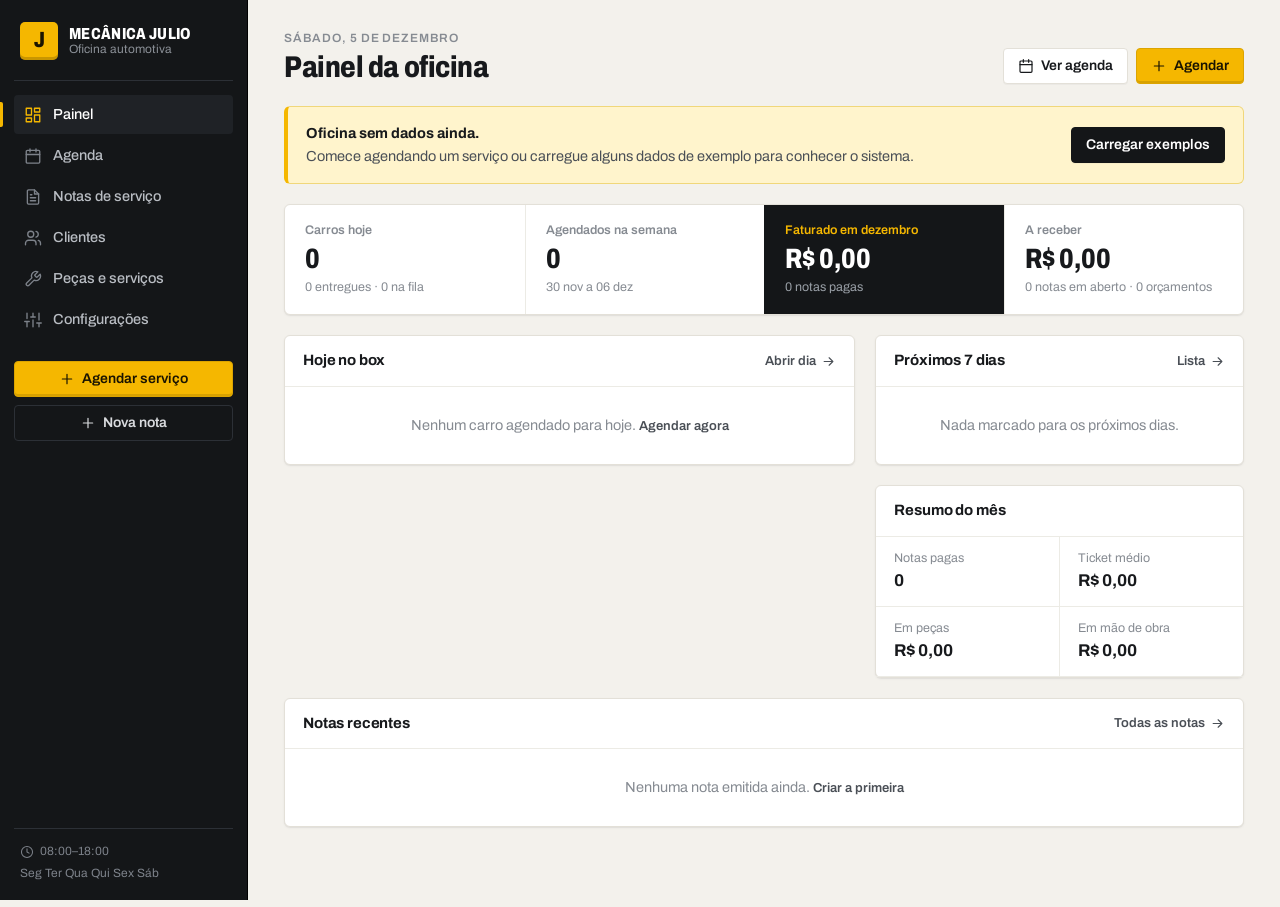
<file: index.html>
<!doctype html>
<html lang="pt-BR"><head><meta charset="utf-8"><meta http-equiv="refresh" content="0; url=mecanica-julio/"><title>Mecânica Julio</title></head>
<body><a href="mecanica-julio/">Abrir Mecânica Julio</a></body></html>
</file>
